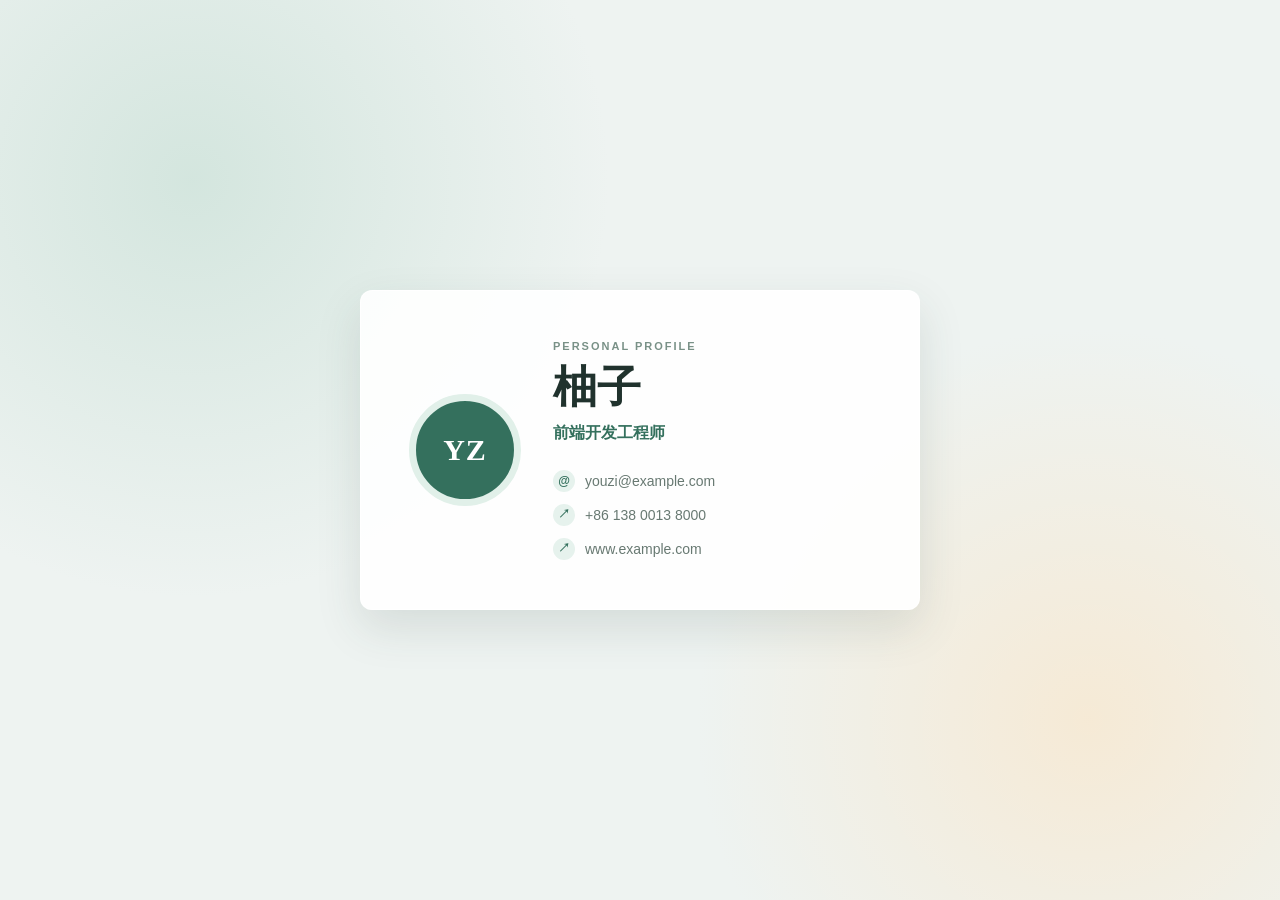
<file: index.html>
<!DOCTYPE html>
<html lang="zh-CN">
<head>
	<meta charset="UTF-8">
	<meta name="viewport" content="width=device-width, initial-scale=1.0">
	<title>柚子 | 个人名片</title>
	<link rel="stylesheet" href="style.css">
</head>
<body>
	<!-- 页面主内容：个人名片卡片 -->
	<main class="page-container">
		<article class="profile-card">
			<!-- 使用姓名首字母作为头像占位，避免依赖外部图片资源 -->
			<div class="avatar" aria-label="林默的头像">YZ</div>

			<div class="profile-content">
				<!-- 个人基本信息 -->
				<p class="eyebrow">PERSONAL PROFILE</p>
				<h1>柚子</h1>
				<p class="job-title">前端开发工程师</p>

				<!-- 联系方式列表 -->
				<address class="contact-list">
					<a href="mailto:youzi@example.com">
						<span class="contact-icon" aria-hidden="true">@</span>
						<span>youzi@example.com</span>
					</a>
					<a href="tel:+8613800138000">
						<span class="contact-icon" aria-hidden="true">↗</span>
						<span>+86 138 0013 8000</span>
					</a>
					<a href="https://www.example.com" target="_blank" rel="noopener noreferrer">
						<span class="contact-icon" aria-hidden="true">↗</span>
						<span>www.example.com</span>
					</a>
				</address>
			</div>
		</article>
	</main>
</body>
</html>
</file>
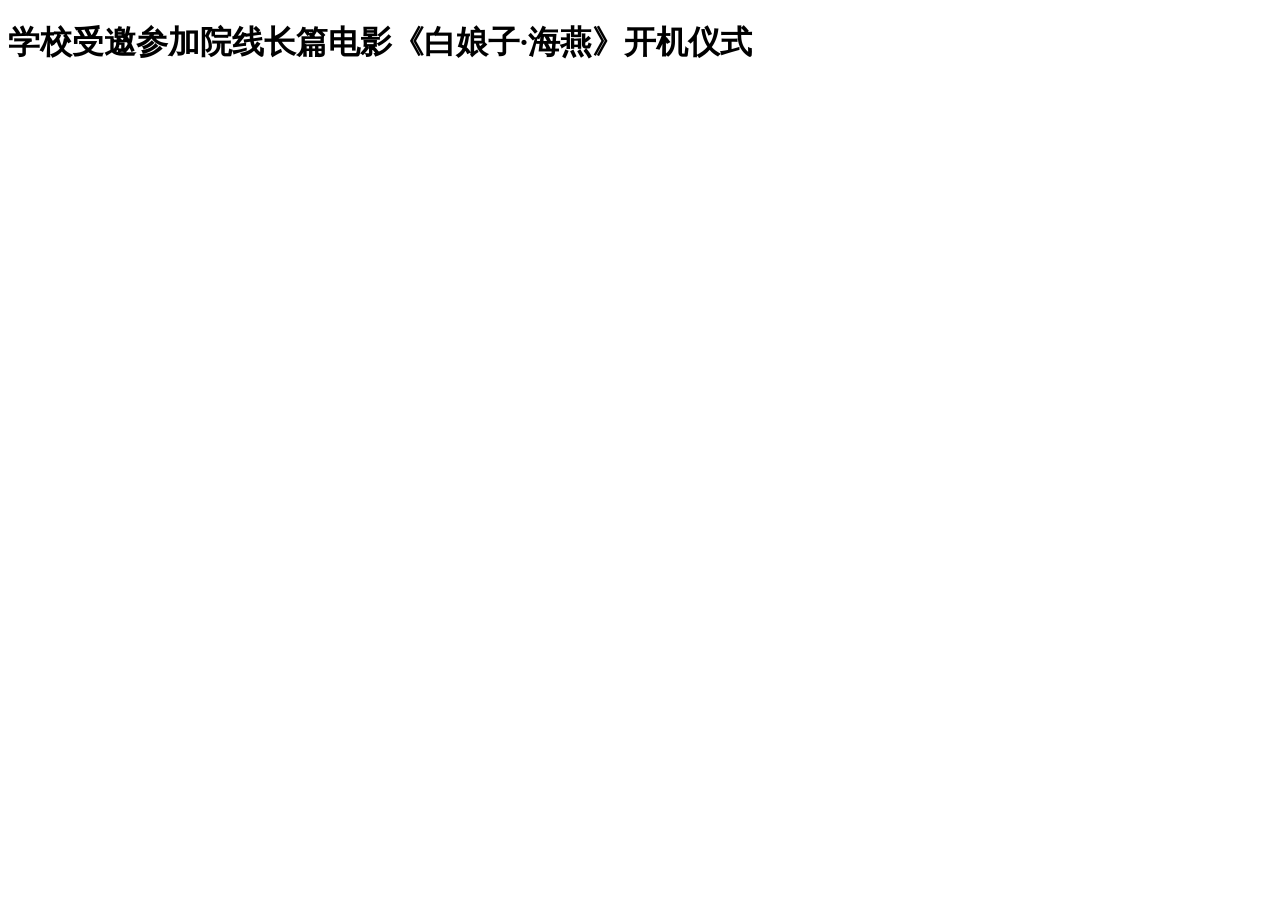
<file: Test/day1.html>
<!DOCTYPE html>
<html lang="en">
<head>
  <meta charset="UTF-8">
  <meta name="viewport" content="width=device-width, initial-scale=1.0">
  <title>Document</title>
</head>
<body>
  <h1>学校受邀参加院线长篇电影《白娘子·海燕》开机仪式</h1>
</body>
</html>
</file>
<file: style.css>
/* 页面基础样式：统一盒模型并移除浏览器默认边距 */
* {
	box-sizing: border-box;
}

html,
body {
	min-height: 100%;
	margin: 0;
}

body {
	color: #263238;
	background: #eef3f1;
	font-family: "PingFang SC", "Microsoft YaHei", sans-serif;
}

/* 让名片在不同屏幕尺寸下始终保持水平、垂直居中 */
.page-container {
	display: grid;
	min-height: 100vh;
	padding: 24px;
	place-items: center;
	background:
		radial-gradient(circle at 15% 20%, rgba(175, 211, 196, 0.42), transparent 32%),
		radial-gradient(circle at 85% 80%, rgba(255, 223, 181, 0.46), transparent 30%),
		#eef3f1;
}

/* 名片主体：12px 圆角、柔和阴影和悬停上浮动画 */
.profile-card {
	display: flex;
	width: min(100%, 560px);
	min-height: 320px;
	gap: 32px;
	align-items: center;
	padding: 48px;
	border: 1px solid rgba(255, 255, 255, 0.8);
	border-radius: 12px;
	background: rgba(255, 255, 255, 0.9);
	box-shadow: 0 18px 45px rgba(47, 73, 65, 0.13);
	transition: transform 260ms ease, box-shadow 260ms ease;
}

.profile-card:hover {
	transform: translateY(-6px);
	box-shadow: 0 24px 52px rgba(47, 73, 65, 0.19);
}

/* 圆形头像使用品牌色和姓名首字母，保证无图片时也能完整展示 */
.avatar {
	display: grid;
	flex: 0 0 112px;
	width: 112px;
	height: 112px;
	color: #ffffff;
	border: 7px solid #e1f0e9;
	border-radius: 50%;
	background: #34705d;
	font-family: Georgia, serif;
	font-size: 30px;
	font-weight: 700;
	letter-spacing: 1px;
	place-items: center;
}

.profile-content {
	min-width: 0;
}

.eyebrow {
	margin: 0 0 12px;
	color: #799187;
	font-size: 11px;
	font-weight: 700;
	letter-spacing: 2px;
}

h1 {
	margin: 0;
	color: #20322d;
	font-family: Georgia, "Songti SC", serif;
	font-size: clamp(32px, 6vw, 44px);
	line-height: 1.1;
}

.job-title {
	margin: 10px 0 26px;
	color: #34705d;
	font-size: 16px;
	font-weight: 600;
}

/* address 默认带有斜体样式，这里恢复为普通文字以保持简洁 */
.contact-list {
	display: grid;
	gap: 12px;
	font-style: normal;
}

.contact-list a {
	display: flex;
	min-width: 0;
	gap: 10px;
	align-items: center;
	color: #687972;
	font-size: 14px;
	text-decoration: none;
	transition: color 180ms ease;
}

.contact-list a:hover {
	color: #34705d;
}

.contact-icon {
	display: inline-grid;
	flex: 0 0 22px;
	width: 22px;
	height: 22px;
	color: #34705d;
	border-radius: 50%;
	background: #e6f2ed;
	font-size: 12px;
	font-weight: 700;
	place-items: center;
}

/* 小屏幕下改为上下布局，避免内容拥挤 */
@media (max-width: 520px) {
	.profile-card {
		flex-direction: column;
		align-items: flex-start;
		gap: 24px;
		padding: 32px 28px;
	}

	.avatar {
		flex-basis: 88px;
		width: 88px;
		height: 88px;
		font-size: 24px;
	}
}

/* 用户偏好减少动态时，关闭悬停过渡动画 */
@media (prefers-reduced-motion: reduce) {
	.profile-card,
	.contact-list a {
		transition: none;
	}
}
</file>
